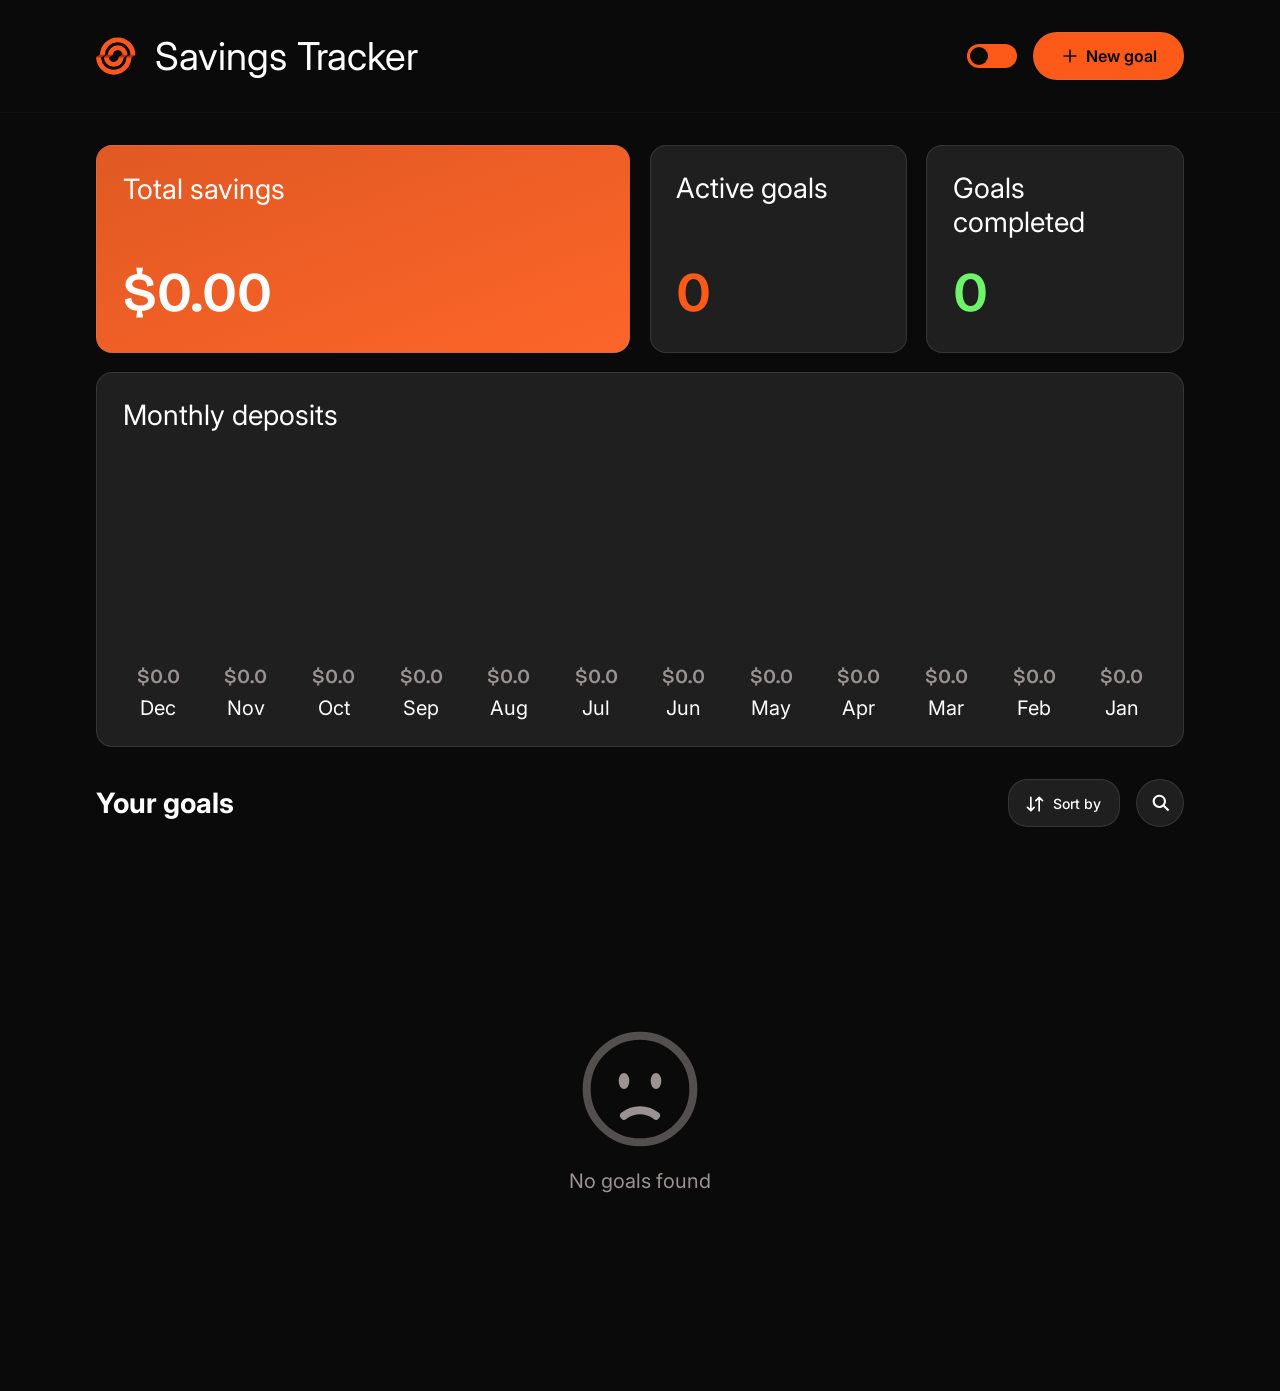
<file: index.html>
<!DOCTYPE html>
<html lang="en">
<head>
    <meta charset="UTF-8">
    <meta name="viewport" content="width=device-width, initial-scale=1.0, maximum-scale=1.0, user-scalable=no">
    <title>Savings Tracker</title>
    <link rel="stylesheet" href="static/css/style.css">
</head>
<body>
    <header>
        <a href="/" class="header_link">
            <img src="static/images/logo-small.svg" alt="">
            <h1>Savings Tracker</h1>       
        </a>
        <div class="controls">
            <label class="switch">
                <input type="checkbox" id="themeToggle">
                <span class="slider"></span>
            </label>
            <button type="button" class="btn_primary" id="newGoalBtn">
                <img class="icon" src="static/images/icon-plus.svg">
                <span>New goal</span>
            </button>
        </div>
    </header>

    <main>
        <section class="user_statistics">
            <div class="stat_card">
                    <span>Total savings</span>
                    <data value="0" id="total_savings_data" class="color-white"></data>
            </div>

            <div class="stat_card">
                <span>Active goals</span>
                <data value="0" id="active_goals_data">0</data>
            </div>
            <div class="stat_card">
                <span>Goals completed</span>
                <data value="0" id="goals_completed_data">0</data>
            </div>
            <div class="stat_card">

                <span>Monthly deposits</span>

                <div class="yearly_stats">
                    <div class="monthly_spendings">
                        <div class="progress_container">
                            <div class="monthly_spendings_progress_bar"></div>
                        </div>
                        <data value="0"></data>
                        <span></span>
                    </div>
                    <div class="monthly_spendings">
                        <div class="progress_container">
                            <div class="monthly_spendings_progress_bar"></div>
                        </div>
                        <data value="0"></data>
                        <span></span>
                    </div>
                    <div class="monthly_spendings">
                        <div class="progress_container">
                            <div class="monthly_spendings_progress_bar"></div>
                        </div>
                        <data value="0"></data>
                        <span></span>
                    </div>
                    <div class="monthly_spendings">
                        <div class="progress_container">
                            <div class="monthly_spendings_progress_bar"></div>
                        </div>
                        <data value="0"></data>
                        <span></span>
                    </div>
                    <div class="monthly_spendings">
                        <div class="progress_container">
                            <div class="monthly_spendings_progress_bar"></div>
                        </div>
                        <data value="0"></data>
                        <span></span>
                    </div>
                    <div class="monthly_spendings">
                        <div class="progress_container">
                            <div class="monthly_spendings_progress_bar"></div>
                        </div>
                        <data value="0"></data>
                        <span></span>
                    </div>
                    <div class="monthly_spendings">
                        <div class="progress_container">
                            <div class="monthly_spendings_progress_bar"></div>
                        </div>
                        <data value="0"></data>
                        <span></span>
                    </div>
                    <div class="monthly_spendings">
                        <div class="progress_container">
                            <div class="monthly_spendings_progress_bar"></div>
                        </div>
                        <data value="0"></data>
                        <span></span>
                    </div>
                    <div class="monthly_spendings">
                        <div class="progress_container">
                            <div class="monthly_spendings_progress_bar"></div>
                        </div>
                        <data value="0"></data>
                        <span></span>
                    </div>
                    <div class="monthly_spendings">
                        <div class="progress_container">
                            <div class="monthly_spendings_progress_bar"></div>
                        </div>
                        <data value="0"></data>
                        <span></span>
                    </div>
                    <div class="monthly_spendings">
                        <div class="progress_container">
                            <div class="monthly_spendings_progress_bar"></div>
                        </div>
                        <data value="0"></data>
                        <span></span>
                    </div>
                    <div class="monthly_spendings">
                        <div class="progress_container">
                            <div class="monthly_spendings_progress_bar"></div>
                        </div>
                        <data value="0"></data>
                        <span></span>
                    </div>
                </div>
                
            </div>
        </section>
        <div class="section_header">
                <h2>Your goals</h2>
                <div style="display: flex; position: relative;">
                    <div class="sort_btn">
                        <div class="sort_window">
                            <div class="sort_window_head">
                                <img class="icon" src="static/images/icon-sort.svg" alt="">
                                <span>Sort by</span>
                            </div>
                            <div class="sort_list">
                                <label class="opt">
                                    <input type="radio" name="sort" value="name-asc">
                                    <span class="dot"></span> Name (A–Z)
                                </label>
                                <label class="opt">
                                    <input type="radio" name="sort" value="name-desc">
                                    <span class="dot"></span> Name (Z–A)
                                </label>
                                <label class="opt">
                                    <input type="radio" name="sort" value="new">
                                    <span class="dot"></span> Newest first
                                </label>
                                <label class="opt">
                                    <input type="radio" name="sort" value="old">
                                    <span class="dot"></span> Oldest first
                                </label>
                            </div>
                        </div>
                    </div>

                    <div class="search">
                        <div class="search_icon" aria-hidden="true">
                            <img src="static/images/search-icon.svg" alt=""class="icon">
                        </div> 
                        <input 
                            type="text" 
                            class="search_input" 
                            id="searchInput" 
                            placeholder="Поиск..." 
                            autocomplete="off"
                            spellcheck="false"
                        />
                    </div>
                </div>
            </div>
        <section class="user_goals">
        </section>

        <section class="new_goal_modal">
            <form action="" class="progress_form">
                <h2>New goal</h2>
                <div class="progress_form_container">
                    <div class="progress_form_progress"></div>
                    <ol>
                        <li>Goal title</li>
                        <li>Target amount</li>
                        <li>Current amount</li>
                    </ol>
                </div>
                <div class="form_steps_container">
                    <div class="form_step">
                        <div class="step_control">
                            <label for="goal-title">Goal Title *</label>
                            <input type="text" id="goal-title" required maxlength="100" autocomplete="off" placeholder="New Car">
                        </div>
                    
                        <div class="step_control">
                            <label for="goal-description">Description</label>
                            <textarea id="goal-description" autocomplete="off" placeholder="Describe your goal and motivation..."></textarea>
                        </div>
                    </div>

                    <div class="form_step">
                        <div class="step_control">
                            <label for="goal-target">Target Amount *</label>
                            <input type="number" id="goal-target" required min="0" step="0.1"  placeholder="0.00" autocomplete="off">
                        </div>

                        <div class="step_control">
                            <label for="goal-deadline">Target Date</label>
                            <input type="date" id="goal-deadline">
                        </div>
                    
                    </div>

                    <div class="form_step">
                        <div class="step_control">
                            <label for="goal-current">Current Amount Saved</label>
                            <input type="number" id="goal-current" min="0" step="0.1" 
                                placeholder="0.00" value="0">

                            <input type="range" id="goal-slider" min="0" max="100" step="0.1" value="0">
                        </div>
                    </div>

                </div>
                <div class="controls">
                    <button type="button" class="btn_secondary" id="prevBtn">Prev</button>
                    <button type="button" class="btn_secondary" id="nextBtn">Next</button>
                    <button type="submit" class="btn_secondary slideIn" id="submitBtn">Submit</button>
                </div>
            </form>
        </section>
        <div class="modal_backdrop"></div>
    </main>
    <script src="script/lib/vanilla-tilt.min.js"></script>
    <script type="module" src="script/app.js"></script>  
</body>
</html>
</file>
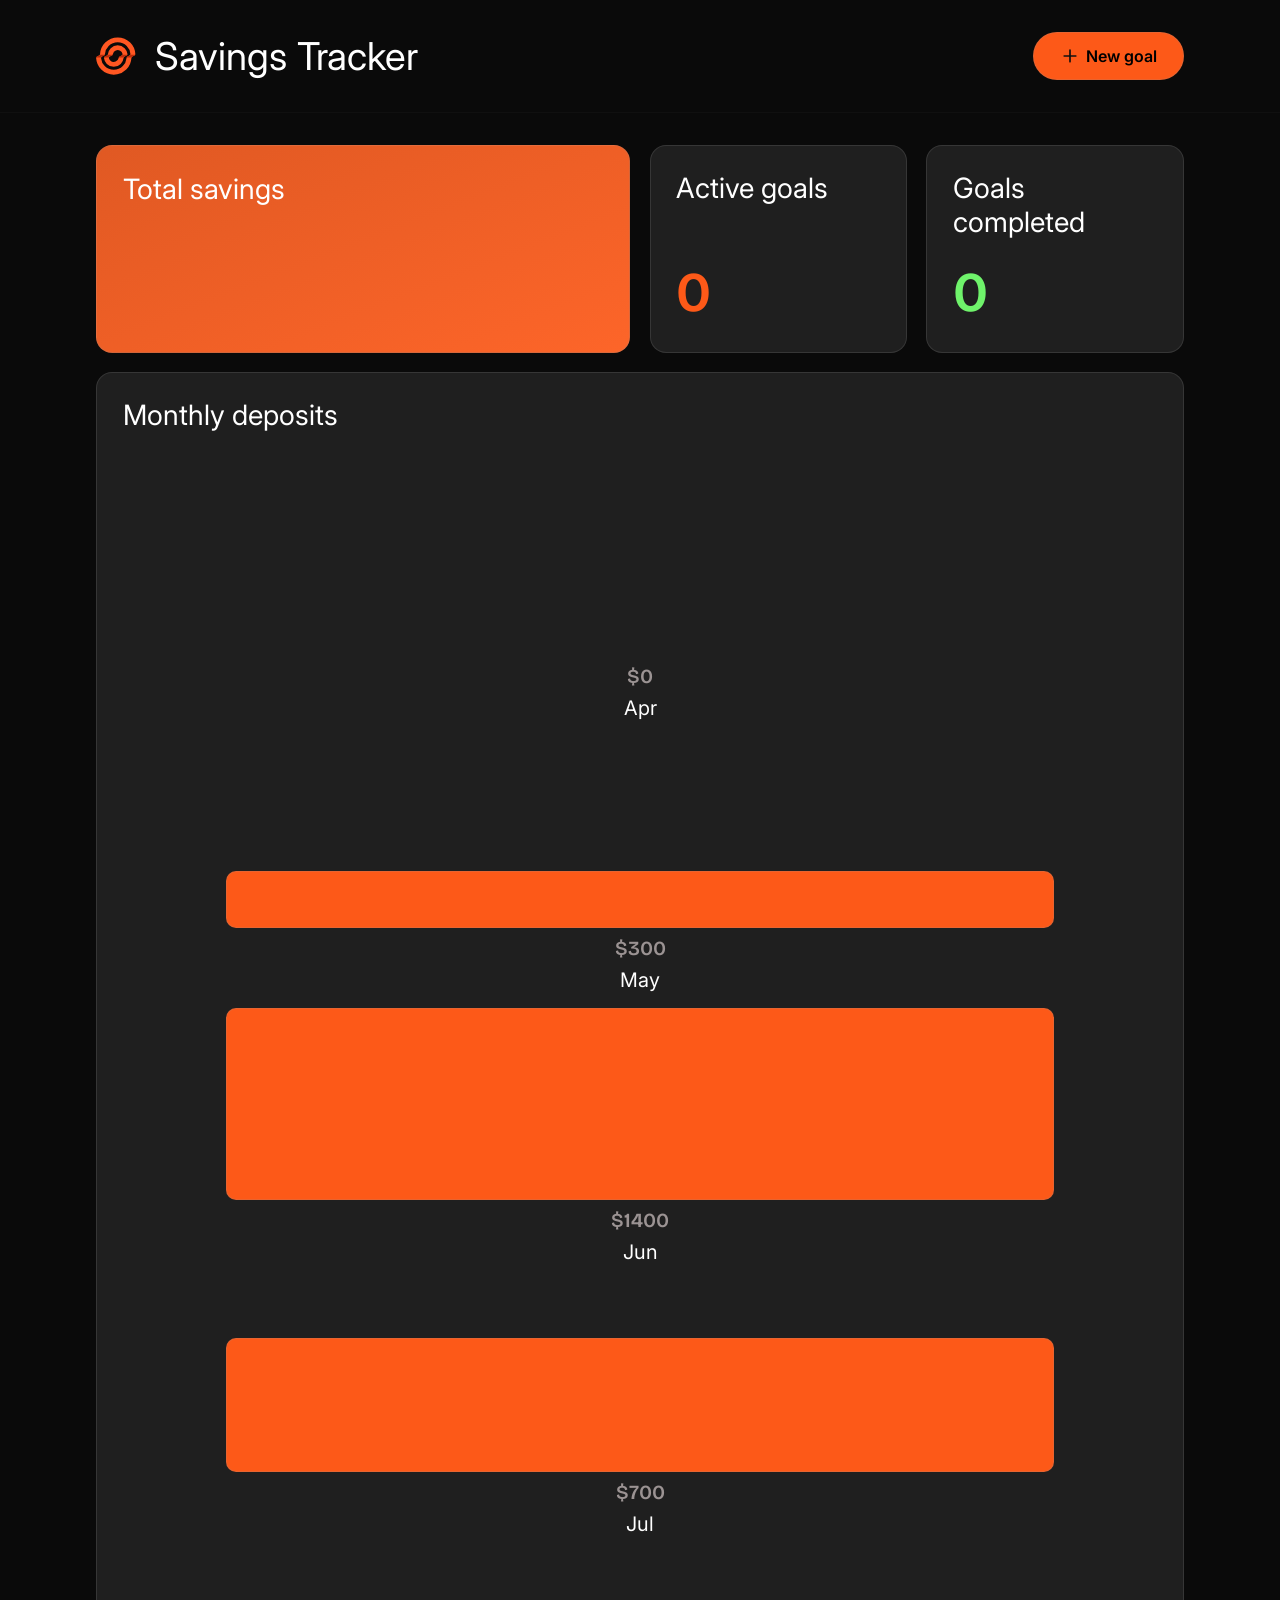
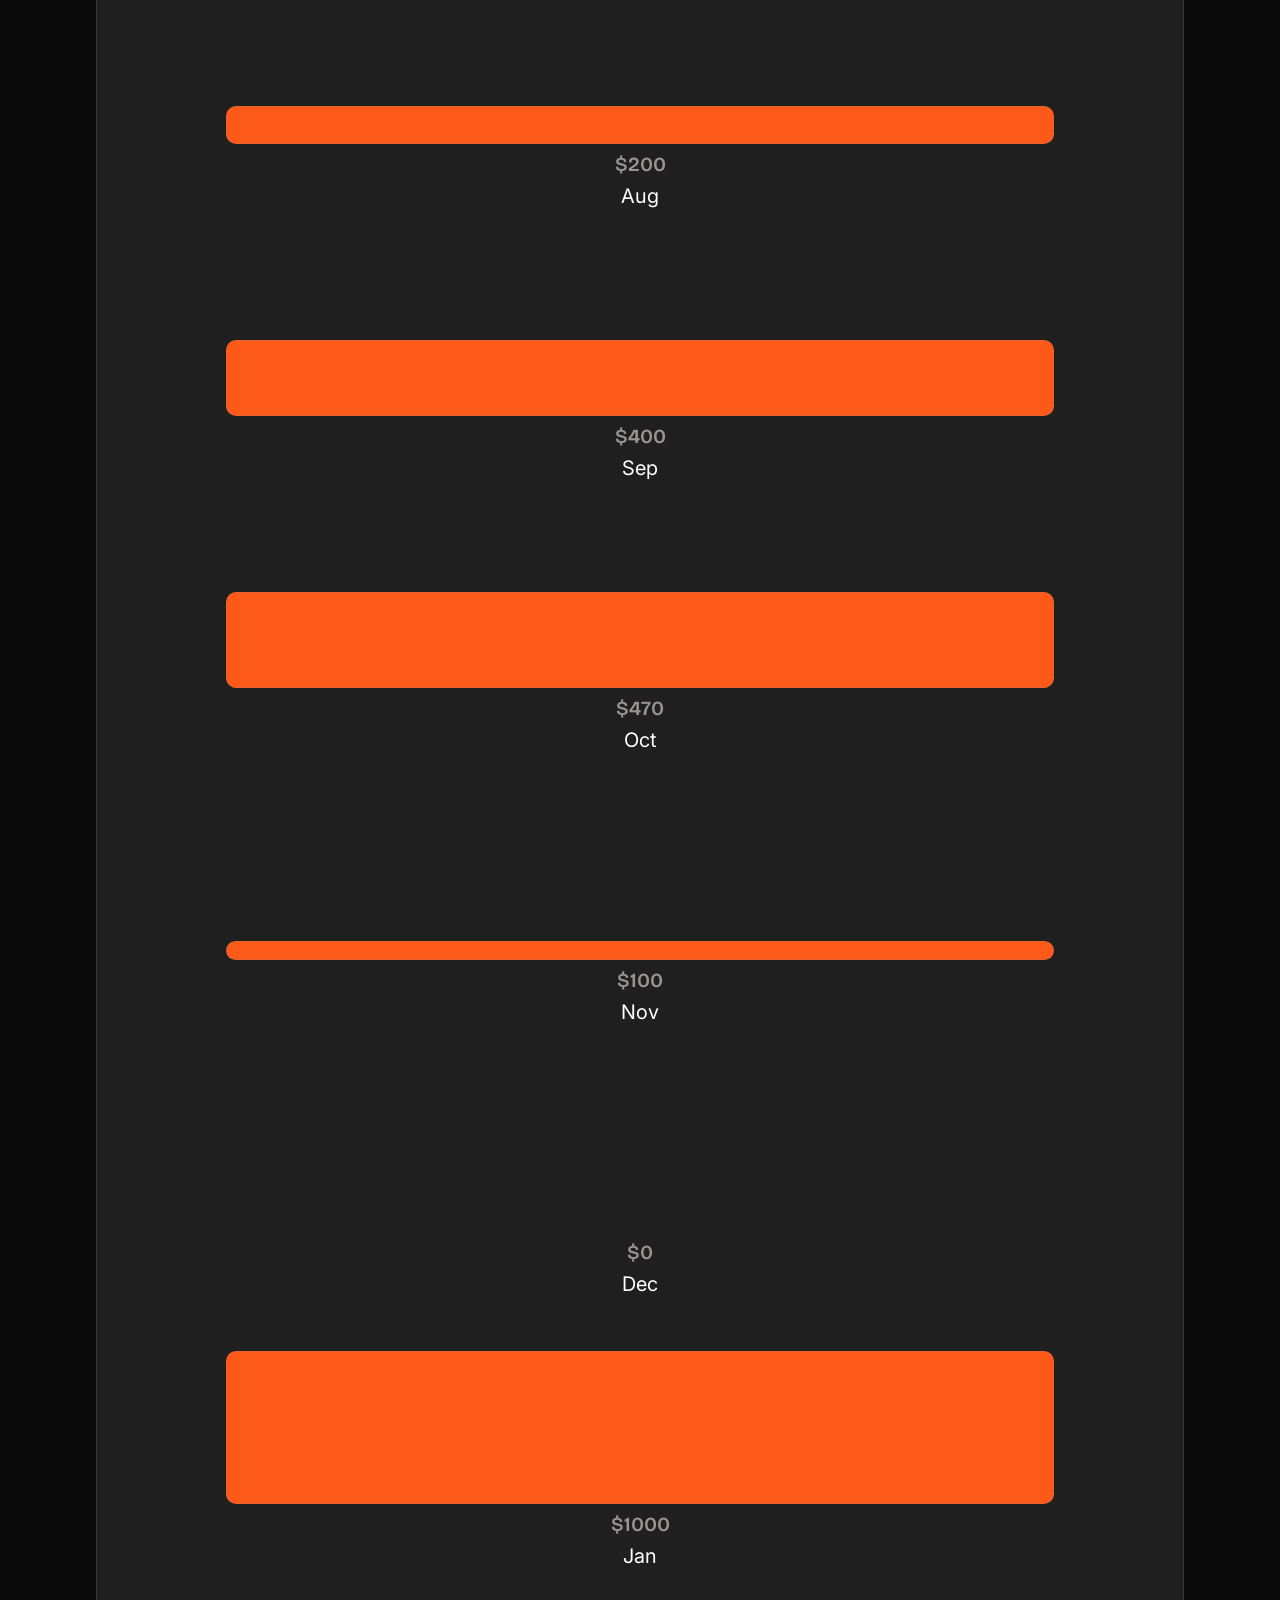
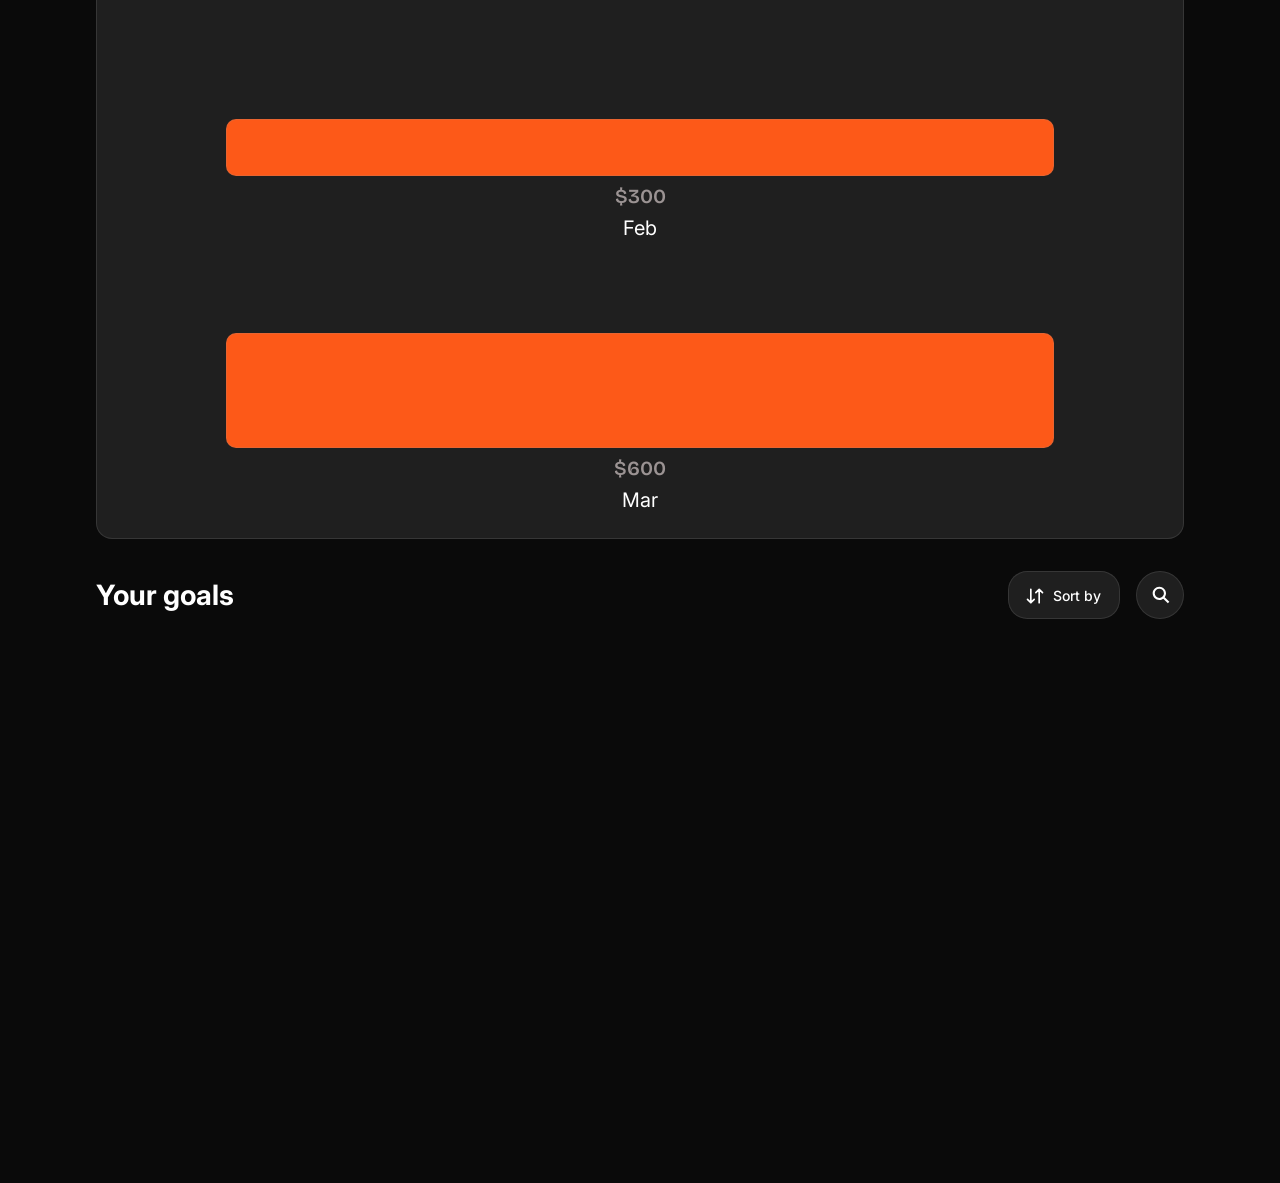
<file: static/index.html>
<!DOCTYPE html>
<html lang="en">
<head>
    <meta charset="UTF-8">
    <meta name="viewport" content="width=device-width, initial-scale=1.0, maximum-scale=1.0, user-scalable=no">
    <title>Savings Tracker</title>
    <link rel="stylesheet" href="./css/style.css">
</head>
<body>
    <header>
        <a href="/" class="header_link">
            <img src="./images/logo-small.svg" alt="">
            <h1>Savings Tracker</h1>       
        </a>
        <button type="button" class="btn_primary" id="newGoalBtn">
            <img class="icon" src="./images/icon-plus.svg">
            <span>New goal</span>
        </button>
    </header>

    <main>
        <section class="user_statistics">
            <div class="stat_card">
                    <span>Total savings</span>
                    <data value="0" id="total_savings_data" class="color-white"></data>
            </div>

            <div class="stat_card">
                <span>Active goals</span>
                <data value="0" id="active_goals_data">0</data>
            </div>
            <div class="stat_card">
                <span>Goals completed</span>
                <data value="0" id="goals_completed_data">0</data>
            </div>
            <div class="stat_card">

                <span>Monthly deposits</span>

                <div class="yearly_stats">
                    <div class="monthly_spendings">
                        <div class="progress_container">
                            <div class="monthly_spendings_progress_bar" id="monthly_vertical_bar"></div>
                        </div>
                        <data value="0">$0</data>
                        <span>Apr</span>
                    </div>


         <!-- ----------- test values-------------- -->
                    <div class="monthly_spendings">
                        <div class="progress_container">
                            <div class="monthly_spendings_progress_bar" id="monthly_vertical_bar" style = "border: 1px solid rgba(146, 146, 146, 0.2); height:30%; "></div>
                        </div>
                        <data value="0">$300</data>
                        <span>May</span>
                    </div>
                    <div class="monthly_spendings">
                        <div class="progress_container">
                            <div class="monthly_spendings_progress_bar" id="monthly_vertical_bar" style = "border: 1px solid rgba(146, 146, 146, 0.2); height:100%; "></div>
                        </div>
                        <data value="0">$1400</data>
                        <span>Jun</span>
                    </div>
                    <div class="monthly_spendings">
                        <div class="progress_container">
                            <div class="monthly_spendings_progress_bar" id="monthly_vertical_bar" style = "border: 1px solid rgba(146, 146, 146, 0.2); height:70%; "></div>
                        </div>
                        <data value="0">$700</data>
                        <span>Jul</span>
                    </div>
                    <div class="monthly_spendings">
                        <div class="progress_container">
                            <div class="monthly_spendings_progress_bar" id="monthly_vertical_bar" style = "border: 1px solid rgba(146, 146, 146, 0.2); height:20%; "></div>
                        </div>
                        <data value="0">$200</data>
                        <span>Aug</span>
                    </div>
                    <div class="monthly_spendings">
                        <div class="progress_container">
                            <div class="monthly_spendings_progress_bar" id="monthly_vertical_bar" style = "border: 1px solid rgba(146, 146, 146, 0.2); height:40%; "></div>
                        </div>
                        <data value="0">$400</data>
                        <span>Sep</span>
                    </div>



                    <div class="monthly_spendings">
                        <div class="progress_container">
                            <div style = "border: 1px solid rgba(146, 146, 146, 0.2); height:50%; " class="monthly_spendings_progress_bar" id="monthly_vertical_bar"></div>
                        </div>
                        <data value="0">$470</data>
                        <span>Oct</span>
                    </div>
                    <div class="monthly_spendings">
                        <div class="progress_container">
                            <div style = "border: 1px solid rgba(146, 146, 146, 0.2); height:10%; "class="monthly_spendings_progress_bar" id="monthly_vertical_bar"></div>
                        </div>
                        <data value="0">$100</data>
                        <span>Nov</span>
                    </div>
                    <div class="monthly_spendings">
                        <div class="progress_container">
                            <div class="monthly_spendings_progress_bar" id="monthly_vertical_bar"></div>
                        </div>
                        <data value="0">$0</data>
                        <span>Dec</span>
                    </div>
                    <div class="monthly_spendings">
                        <div class="progress_container">
                            <div style = "border: 1px solid rgba(146, 146, 146, 0.2); height:80%; " class="monthly_spendings_progress_bar" id="monthly_vertical_bar"></div>
                        </div>
                        <data value="0">$1000</data>
                        <span>Jan</span>
                    </div>
                    <div class="monthly_spendings">
                        <div class="progress_container">
                            <div style = "border: 1px solid rgba(146, 146, 146, 0.2); height:30%; " class="monthly_spendings_progress_bar" id="monthly_vertical_bar"></div>
                        </div>
                        <data value="0">$300</data>
                        <span>Feb</span>
                    </div>
                    <div class="monthly_spendings">
                        <div class="progress_container">
                            <div style = "border: 1px solid rgba(146, 146, 146, 0.2); height:60%; " class="monthly_spendings_progress_bar" id="monthly_vertical_bar"></div>
                        </div>
                        <data value="0">$600</data>
                        <span>Mar</span>



                    </div>
                </div>
                
            </div>
        </section>
        <div class="section_header">
                <h2>Your goals</h2>
                <div style="display: flex; position: relative;">
                    <div class="sort_btn">
                        <div class="sort_window">
                            <div class="sort_window_head">
                                <img class="icon" src="./images/icon-sort.svg" alt="">
                                <span>Sort by</span>
                            </div>
                            <div class="sort_list">
                                <label class="opt">
                                    <input type="radio" name="sort" value="name-asc">
                                    <span class="dot"></span> Name (A–Z)
                                </label>
                                <label class="opt">
                                    <input type="radio" name="sort" value="name-desc">
                                    <span class="dot"></span> Name (Z–A)
                                </label>
                                <label class="opt">
                                    <input type="radio" name="sort" value="new">
                                    <span class="dot"></span> Newest first
                                </label>
                                <label class="opt">
                                    <input type="radio" name="sort" value="old">
                                    <span class="dot"></span> Oldest first
                                </label>
                            </div>
                        </div>
                    </div>

                    <div class="search">
                        <div class="search_icon" aria-hidden="true">
                            <img src="./images/search-icon.svg" alt=""class="icon">
                        </div> 
                        <input 
                            type="text" 
                            class="search_input" 
                            id="searchInput" 
                            placeholder="Поиск..." 
                            autocomplete="off"
                            spellcheck="false"
                        />
                    </div>
                </div>
            </div>
        <section class="user_goals">
        </section>

        <section class="new_goal_modal">
            <form action="" class="progress_form">
                <h2>New goal</h2>
                <div class="progress_form_container">
                    <div class="progress_form_progress"></div>
                    <ol>
                        <li>Goal title</li>
                        <li>Target amount</li>
                        <li>Current amount</li>
                    </ol>
                </div>
                <div class="form_steps_container">
                    <div class="form_step">
                        <div class="step_control">
                            <label for="goal-title">Goal Title *</label>
                            <input type="text" id="goal-title" required maxlength="100" autocomplete="off" placeholder="New Car">
                        </div>
                    
                        <div class="step_control">
                            <label for="goal-description">Description</label>
                            <textarea id="goal-description" autocomplete="off" placeholder="Describe your goal and motivation..."></textarea>
                        </div>
                    </div>

                    <div class="form_step">
                        <div class="step_control">
                            <label for="goal-target">Target Amount *</label>
                            <input type="number" id="goal-target" required min="0" step="0.1"  placeholder="0.00" autocomplete="off">
                        </div>

                        <div class="step_control">
                            <label for="goal-deadline">Target Date</label>
                            <input type="date" id="goal-deadline">
                        </div>
                    
                    </div>

                    <div class="form_step">
                        <div class="step_control">
                            <label for="goal-current">Current Amount Saved</label>
                            <input type="number" id="goal-current" min="0" step="0.1" 
                                placeholder="0.00" value="0">

                            <input type="range" id="goal-slider" min="0" max="100" step="0.1" value="0">
                        </div>
                    </div>

                </div>
                <div class="controls">
                    <button type="button" class="btn_secondary" id="prevBtn">Prev</button>
                    <button type="button" class="btn_secondary" id="nextBtn">Next</button>
                    <button type="submit" class="btn_secondary slideIn" id="submitBtn">Submit</button>
                </div>
            </form>
        </section>
        <div class="modal_backdrop"></div>
    </main>
    <script src="../script/lib/vanilla-tilt.min.js"></script>
    <script type="module" src="../script/app.js"></script>
    <!-- <script src="ui.js"></script>
    <script src="app.js"></script> -->
    
</body>
</html>
</file>
<file: static/css/style.css>
@import url('https://fonts.googleapis.com/css2?family=Inter:ital,opsz,wght@0,14..32,100..900;1,14..32,100..900&display=swap');
@import url('https://fonts.googleapis.com/css2?family=Bricolage+Grotesque:opsz,wght@12..96,200..800&display=swap');

:root {
    --font-base: 1rem;
    
    --font-size-xs: clamp(0.75rem, 0.7rem + 0.25vw, 0.875rem);
    --font-size-sm: clamp(0.875rem, 0.8rem + 0.4vw, 1rem);
    --font-size-md: clamp(1rem, 0.9rem + 0.5vw, 1.25rem);
    --font-size-lg: clamp(1.25rem, 1.05rem + 1vw, 1.75rem);
    --font-size-xl: clamp(1.5rem, 1.2rem + 1.5vw, 2.5rem);
    --font-size-2xl: clamp(2rem, 1.5rem + 2.5vw, 3.5rem);
    --font-size-3xl: clamp(2.5rem, 1.8rem + 3.5vw, 4.5rem);

    --main-font: "Inter", sans-serif;
    --secondary-font: "Bricolage Grotesque", sans-serif;

    --color-base: rgb(10, 10, 10);
    --accent-fade-color: linear-gradient(to bottom right, rgb(224, 89, 35), rgb(253, 101, 41));
    --secondary-color: rgba(31, 31, 31,1);
    --secondary-color-transparent: rgba(31, 31, 31,0.52);
    --completed-color: rgb(111, 243, 107);
    --accent-color: rgb(253, 89, 24);
    --form-active-color: greenyellow;
    --input-color: rgb(20,20,20); 
    --current-step-light: rgba(173, 255, 47, 0.45);
    --inactive-color: rgb(155, 147, 147);
    --main-theme-text-color: white;



    --step-size: 2rem;
    --progress-width: calc((var(--steps) - 1)/ var(--steps) * 100%);
}
.dark{
    --color-base: #16151d;
    --accent-fade-color: linear-gradient(to bottom right, #FA87A1, #eb91a6);
    --secondary-color: #3f2f3a;
    --secondary-color-transparent: #4a3f4b9c;
    --completed-color: #a0d632;
    --accent-color: #FA87A1;
    --form-active-color: #f8a1b6;
    --input-color: rgb(48, 30, 40);
    --current-step-light:#fa9db3b6;
}
/* ----- global styles--- */
*{
    margin:0;
    padding: 0;
    box-sizing: border-box;
}
html {
  font-size: var(--font-base); 
}
html::-webkit-scrollbar, 
body::-webkit-scrollbar {
  display: none;
  width: 0px;
  background: transparent;
}
button {
    border: none;
    background: none;
    padding: 0;
    margin: 0;
    cursor: pointer;
    outline: none;
    font: inherit;
    color: inherit;
}
input {
  border: none;
  outline: none;
  background: none;
  padding: 0;
  margin: 0;
  box-shadow: none;
  -webkit-appearance: none;
  -moz-appearance: none;
  appearance: none;
}
a {
    color: inherit; 
    text-decoration: none; 
    cursor: pointer; 
}
progress {
  appearance: none;
  -webkit-appearance: none;
  -moz-appearance: none;
  border: none;
}
data{
    font-family: var(--secondary-font)
}

body{
    background-color: var(--color-base);
}

main{
    padding: 2rem 6rem;
}

header{
    justify-content: space-between;
    align-items: center;
    display: flex;
    border-bottom: 1px solid rgba(32, 30, 30, 0.3);
    padding: 2rem 6rem;
}

/* ----- header styles ---- */

.header_link{
    display: flex;
    align-items: center;
}
.header_link h1{
    font-family: var(--main-font);
    font-weight: 400;
    font-size: var(--font-size-xl);
    display: inline;
    color:var(--main-theme-text-color);
    margin-inline-start: 0.5em;
}

.btn_primary{
    display: flex;
    align-items: center;
    justify-content: center;
    cursor:pointer;
    padding: clamp(0.7rem, 1vw,1rem) clamp(0.7rem, 2vw,2rem);
    border-radius: 4rem;
    gap: clamp(0.2rem, 0.5vw, 0.5rem);
    font-weight: 600;
    font-family: var(--main-font);
    border: 1px solid rgba(146, 146, 146, 0.2);
    font-size: var(--font-size-sm);
    transition: transform .15s ease;
    background-color: var(--accent-color);
}

.icon {
    width:20px;
    height: 20px;
    transition: transform 0.5s cubic-bezier(0.22, 1, 0.36, 1);
}

.theme_switch {
    display: flex; 
    align-items: center; 
    gap: 10px; 
    margin: auto 0 auto 0;
}

.switch {
    position: relative;
    display: inline-block;
    width: 50px;
    height: 24px;
}

.switch input {
    opacity: 0;
    width: 0;
    height: 0;
}

.slider {
    position: absolute;
    cursor: pointer;
    top: 0;
    left: 0;
    right: 0;
    bottom: 0;
    background-color: var(--accent-color);
    transition: 0.3s;
    border-radius: 24px;
}

.slider::before {
    content: "";
    position: absolute;
    left: 3px;
    bottom: 3px;
    width: 18px;
    height: 18px;
    background: var(--color-base);
    border-radius: 50%;
    transition: .3s;
}
.slider::after {
    content: "❤";
    position: absolute;
    left: 3px;
    bottom: 3px;
    width: 18px;
    height: 18px;

    display: flex;
    align-items: center;
    justify-content: center;

    font-size: 16px;
    opacity: 0;
    transform: scale(.5);
    transition: .3s;
}

input:checked + .slider {
    background-color: var(--accent-color);
}

input:checked + .slider::before {
    transform: translateX(26px) scale(0);
}

input:checked + .slider::after {
    transform: translateX(26px) scale(1);
    opacity: 1;
}

.slider:hover {
    background-color: var(--secondary-color);
}

input:checked + .slider:hover {
    background-color: var(--secondary-color);
}

   /* -----------new goal modal window */
.new_goal_modal{
    font-family: var(--main-font);
    backdrop-filter: blur(4px);
    -webkit-backdrop-filter: blur(4px);
    position: fixed;
    z-index: 1000;
    inset:0;
    display: none;
    justify-content: center;
    align-items: center;
    background: rgba(0,0,0,0.5);
    transition: all 0.3s ease;
}
.new_goal_modal.active{
    display: flex;   
}
.progress_form{
    background-color: var(--secondary-color);
    padding: 2rem;
    border-radius: 1rem;
    width: min(600px, 80%);
    animation: fadeIn 0.3s ease forwards;
}
@keyframes fadeIn {
    0% { 
        opacity: 0; 
    }
    100% { 
        opacity: 1; 
    }
}

.progress_form h2{
    font-size: var(--font-size-xl);
    text-align: center;
    margin-bottom: 1rem;
    color: var(--main-theme-text-color);
}
.progress_form_container{
    position: relative;
}
.progress_form_container::before{
    content:'';
    height: 0.25rem;
    width:var(--progress-width);
    background-color: var(--inactive-color);
    position: absolute;
    top: calc(var(--step-size)/2);
    left:50%;
    translate: -50% -50%;
}
.progress_form_container ol{
    list-style-type: none;
    display: flex;
    justify-content: space-between;
    align-items: flex-start;
    counter-reset: step-number;
    position: relative;
    z-index: 3;
}
.progress_form_container li{
    font-family: var(--main-font);
    font-weight: 600;
    display: flex;
    align-items: center;
    flex-direction: column;
    gap: 0.5rem;
    color: var(--inactive-color);
    flex:1;
    transition: 0.3s linear 0.3s;
    font-size: var(--font-size-sm);
}
.progress_form_container li:where(.done, .current){
    color: var(--form-active-color);
}
.progress_form_container li.current::before{
    background-color: var(--form-active-color);
    box-shadow: 0 0 0 3px var(--current-step-light);
    font-size: var(--font-size-sm);
}
.progress_form_container li.done::before{
    background-color: var(--form-active-color);
    font-size: var(--font-size-sm);
}
.progress_form_container li::before{
    display: flex;
    align-items: center;
    justify-content: center;

    width: var(--step-size);
    height: var(--step-size);
    border-radius: 50%;
    counter-increment: step-number;
    content: counter(step-number);
    
    color: var(--secondary-color);
    background-color:  var(--inactive-color);

    transition: 0.3s linear 0.3s;
}
.progress_form_progress{
    content:'';
    height: 0.25rem;
    width: var(--progress-width);
    background-color: var(--form-active-color);
    position: absolute;
    top: calc(var(--step-size)/2);
    left:50%;
    transform: scaleX(0);
    translate: -50% -50%;
    transform-origin: left;
    transition: all 0.3s ease;
}
.controls{
    display: flex;
    justify-content: space-between;
    align-items: center;
    gap: 1rem;
}
.controls button{
    flex:1;
}


.btn_secondary{
    color: var(--main-theme-text-color);
    padding: 0.5rem 1rem;
    font-weight: 600;
    background-color: var(--secondary-color);
    border: 2px solid var(--form-active-color);

    border-radius: 1rem;
    font-size: var(--font-size-sm);

    transition: all 0.3s ease;
}
.btn_secondary:hover{
    background-color: var(--form-active-color);
    color: var(--secondary-color);
}
.btn_secondary:focus-visible{
    background-color: var(--form-active-color);
    color: var(--secondary-color);
}
.btn_secondary[type="submit"]{
    border: 2px solid var(--accent-color);
}
.btn_secondary[type="submit"]:hover{
    background-color: var(--accent-color);
}
.btn_secondary[type="submit"]:focus-visible{
    background-color: var(--accent-color);
}

.form_steps_container{
    display: flex;
    margin-top: 1rem;
    overflow: hidden;
    transition: all 0.3s ease;
    margin-bottom: 3rem;
}

.form_step{
    position: relative;
    flex: 1 0 100%;
    display: flex;
    flex-direction: column;
    padding: 1rem 2.5rem;
    height: fit-content;
    gap:1rem;
    transition: all 0.3s ease;
    opacity: 0;
}
.form_step.current{
    opacity: 1;
    pointer-events: auto;
}
.form_step[inert] {
    pointer-events: none;
}

.form_step label{
    margin-bottom: 0.5rem;
}
.form_step input[type="text"],
.form_step input[type="date"],
.form_step input[type="number"],
.form_step select,
.form_step textarea {
    border: none;
    background-color: var(--input-color);
    width: 100%;
    min-height: 3rem;
    padding: 1rem 1rem;
    border-radius: 0.5rem;
    font-size: var(--font-size-sm);
    resize: none;
    color: white;
}
.form_step input:focus-visible,
.form_step select:focus-visible,
.form_step textarea:focus-visible{
    outline: 2px solid var(--form-active-color);
    outline-offset: -2px;
}

.step_control{
    display: flex;
    flex-direction: column;       
    color:white;
    font-weight: 600;
    font-family: var(--main-font);
    font-size: var(--font-size-sm); 
}

.step_control input[type="range"] {
    appearance: none;
    margin-top:2rem;
    margin-bottom: 1rem;
    width: 100%;
    height: 8px;
    border-radius: 0.75rem;
    background: linear-gradient(90deg, var(--accent-color) 0%, var(--input-color) 0%);
    transition: all 0.3s ease;
    cursor: pointer;
}
.step_control input[type="range"]:active{
    transform: scale(1.05);
}
.step_control input[type="range"]::-webkit-slider-thumb {
    -webkit-appearance: none;
    appearance: none;
    width:1.5rem;
    height:1.5rem;
    background-color: var(--accent-color);
    border-radius: 50%;
}
.step_control input[type="range"]::-moz-range-thumb{
    width:1.5rem;
    height:1.5rem;
    background-color: var(--accent-color);
    border-radius: 50%;
}
/* ------ user statistics style ----- */
.user_statistics > :nth-child(1){
    grid-area: b1;
    background: var(--accent-fade-color);
    color:var(--main-theme-text-color);
    cursor:pointer;
}
.user_statistics > :nth-child(1) data{
    color: var(--main-theme-text-color);
}
.user_statistics > :nth-child(2){
    grid-area: b2;
}
.user_statistics > :nth-child(3){
    grid-area: b3;
   
}
.user_statistics > :nth-child(3) data{
    color: var(--completed-color);
}
.user_statistics > :nth-child(4){
    grid-area: b4;
}
.user_statistics{
    display: grid;
    gap:1.2rem;
    grid-template-columns: repeat(4, 1fr);   
    grid-template-areas: 
    "b1 b1 b2 b3"
    "b4 b4 b4 b4";
    grid-template-rows: clamp(10rem, 20vw, 13rem);
    margin-bottom: 2rem;
}

.stat_card{
    display: flex;
    flex-direction: column;
    justify-content: space-between;
    position: relative;
    border-radius: 1rem;
    border: 1px solid rgba(146, 146, 146, 0.2);
    padding: clamp(1rem, 2vw, 2rem);
    background: var(--secondary-color);
    z-index:3;
}
.stat_card.active{
    background: var(--accent-fade-color);
    color:var(--main-theme-text-color);
    cursor:pointer;
}
.stat_card span{
    color: var(--main-theme-text-color);
    font-family: var(--main-font);
    font-size: var(--font-size-lg);
}
.stat_card > data {
    font-size: var(--font-size-2xl);
    font-weight: 600;
    color: var(--accent-color);
}
.stat_card h3{
    font-family: var(--main-font);
    font-weight: 400;
    margin-bottom: 0;
    color: var(--main-theme-text-color);
    font-size: var(--font-size-lg);
    position: relative;
}
.stat_card .goal_description{
    margin-top: 0.5rem;
    font-family: var(--main-font);
    font-size: 0;
    color: var(--main-theme-text-color);
    position: absolute;
    opacity: 0;
    transition: opacity .4s ease;
}
.stat_card .goal_description.active{
    opacity: 1;
    font-size: var(--font-size-md);
}
.stat_card progress{
    width: 100%;
    margin-block: 0.5rem;
    height: 0.75rem;
}
.stat_card progress::-webkit-progress-bar {
    background-color: rgba(63, 63, 63, 0.5);
    border-radius: 1rem;
}
.stat_card progress::-webkit-progress-value {
    background-color: var(--accent-color); 
    border-radius: 1rem;
}
.stat_card.active progress::-webkit-progress-bar {
    background-color: rgba(27, 27, 27, 0.5);
}
.stat_card.active progress::-webkit-progress-value {
    background-color: white; 
}
.stat_card progress.completed::-webkit-progress-value {
    background-color: var(--completed-color); 
}

.goal_stats{
    display: flex;
    flex-wrap: wrap;
    gap:0.5rem;
}
.stat_card.active .goal_stats span{
    color: var(--main-theme-text-color);
}
.goal_stats span{
    font-family: var(--secondary-font);
    font-weight: 500;
    color: var(--accent-color);
    font-size: var(--font-size-2xl);
}
.goal_stats span.completed{
    color: var(--completed-color);
}
.goal_stats span.not_started{
    color: var(--inactive-color) !important;
}
.goal_stats data{
    color: var(--main-theme-text-color);
    font-weight: 300;
    font-family: var(--main-font);
}
.goal_stats .created_date{
    font-weight: 500;
    display: inline-flex;
    align-items: center;
    gap:0.5rem;
    color: var(--inactive-color);
    font-family: var(--main-font);
}
.goal_stats .created_date::before{
    content: "";
    width:0.25rem;
    height: 0.25rem;
    background-color: var(--inactive-color);
    border-radius: 50%;
    display: inline-block;
    vertical-align: middle;
}
.stat_card.active .goal_stats .created_date{
    color: var(--main-theme-text-color);
}
.stat_card.active .goal_stats .created_date::before{
    background-color: orange;
}
.stat_card .controls{
    position: absolute;
    width: 100%;
    bottom: -60px;
    opacity: 0;
    pointer-events: none;
    transition: all 0.3s ease;
    font-family: var(--main-font);
    left: 50%;
    transform: translateX(-50%);
}

.stat_card .controls .btn_secondary{
    opacity: 1;
    display: block;
    border-radius: 1rem;
    border: 1px solid var(--accent-color) !important;
    height: 3rem;
    transition: all 0.5s ease;
}
.stat_card .controls .btn_secondary:hover{
    border: 1px solid var(--accent-color) !important;
    background-color: var(--accent-color) !important;
}
.stat_card .controls .btn_secondary[type="submit"]{
    border: 2px solid var(--form-active-color) !important;
}
.stat_card .controls .btn_secondary[type="submit"]:hover{
    background-color: var(--form-active-color) !important;
}
.stat_card .controls .btn_secondary.inactive{
    display: none;
    opacity: 0;
}
.add_funds{
    position: absolute;
    bottom: -160px;
    left: 50%;
    transform: translateX(-50%);
    width: 100%;
    opacity: 0;
    pointer-events: none;
    transition: all .3s ease;
    display: flex;
    flex-direction: column;
    gap:1rem;
}
.add_funds.active{
    opacity: 1;
    pointer-events: auto;
}
.stat_card input[type="number"]{
    border: none;
    background-color: var(--input-color);
    width: 100%;
    padding: 1rem 1rem;
    border-radius: 6px;
    font-size: var(--font-size-sm);
    resize: none;
    color: white;
}
.stat_card input[type="range"] {
    appearance: none;
    margin-top: 2rem;
    width: 100%;
    height: 8px;
    border-radius: 0.75rem;
    background: linear-gradient(90deg, var(--accent-color) 0%, var(--input-color) 0%);
    transition: all 0.3s ease;
    cursor: pointer;
}

.stat_card input[type="range"]:active{
    transform: scale(1.05);
}
.stat_card input[type="range"]::-webkit-slider-thumb {
    -webkit-appearance: none;
    appearance: none;
    width:1.5rem;
    height:1.5rem;
    background-color: var(--accent-color);
    border-radius: 50%;
}
.stat_card input[type="range"]::-moz-range-thumb{
    width:1.5rem;
    height:1.5rem;
    background-color: var(--accent-color);
    border-radius: 50%;
}
.completed_bar{
    position: absolute;
    top: clamp(1rem, 2vw, 2rem);;
    right: clamp(1rem, 2vw, 2rem);
    color: var(--completed-color);
    font-family: var(--main-font);
    font-weight: 500;
    text-transform: uppercase;
    padding: 0.25rem 0.5rem;
    background-color: rgb(17, 94, 17);
    border-radius: 1rem;
    border: 2px solid var(--completed-color);
    transition: all 0.3s ease;
    cursor: pointer;
}
.completed_bar:hover{
    background-color: var(--completed-color);
    color:rgb(17, 94, 17);
}

/* -----------user goals --------- */
.user_goals{
    display: flex;
    flex-direction: column;
    position: relative;
    gap:1rem;
    width: 100%;
    margin-top:2rem;
    min-height: 500px;
}
.goal_group {
    width: 100%;
    display: grid;
    grid-template-columns: repeat(3, 1fr);
    grid-template-rows: repeat(2, 250px);
    gap: 1rem;  
    transition: opacity .2s;
}

.goal_group .stat_card{
    cursor: pointer;
}

.goal_group.normal {
    grid-template-areas:
        "ug1 ug1 ug2"
        "ug3 ug4 ug2";
}
.goal_group.normal > :nth-child(1) {
    grid-area: ug1;
}

.goal_group.normal > :nth-child(2) {
    grid-area: ug2;
}

.goal_group.normal > :nth-child(3) {
    grid-area: ug3;
}

.goal_group.normal > :nth-child(4) {
    grid-area: ug4;
}

.goal_group.mirrored {
    grid-template-areas:
        "ugm2 ugm1 ugm1"
        "ugm2 ugm3 ugm4";
}

.goal_group.mirrored > :nth-child(1) {
    grid-area: ugm1;
}

.goal_group.mirrored > :nth-child(2) {
    grid-area: ugm2;
}

.goal_group.mirrored > :nth-child(3) {
    grid-area: ugm3;
}

.goal_group.mirrored > :nth-child(4) {
    grid-area: ugm4;
}
.empty_state{
    display: flex;
    flex-direction: column;
    justify-content: center;
    align-items: center;  
    left: 50%;
    transform: translateX(-50%);
    position: absolute;
    color: var(--inactive-color);
    font-family: var(--main-font);
    font-size: var(--font-size-md);
    gap:1rem;
    height: 100%;
}
.empty_state img{
    width:  8rem;
    height: 8rem;
}
/* -------------- monthly stats --------  */

.yearly_stats{
    margin-top:2rem;
    display: grid;
    grid-template-columns: repeat(var(--months-count), minmax(2.5rem, 1fr));
    gap: 1rem;
    align-items: end;
}
.monthly_spendings{
    display: flex;
    flex-direction: column;
    align-items: center;
    gap: .5rem;
}
.monthly_spendings > data {
    font-size: var(--font-size-md);
    font-weight: 600;
    color: var(--inactive-color);
}
.monthly_spendings > span{
    font-size:var(--font-size-md);
}
.progress_container{
    width: 80%;
    height: clamp(7rem, 15vw, 12.5rem);
    display: flex;
    align-items: flex-end;
}
.monthly_spendings_progress_bar{
    width:100%;
    background-color: var(--accent-color);
    border-radius: 10px;
}

/* ------section header ----- */
.section_header{
    display: flex;
    justify-content: space-between;
    align-items: center;
    width: 100%;
}

.section_header h2{
    font-size: var(--font-size-lg);
    color: var(--main-theme-text-color);
    font-family: var(--main-font);
}


/* ---------- search bar ----------  */
.search_icon {
    flex-shrink: 0;
    width: 48px;
    height: 48px;
    display: flex;
    align-items: center;
    justify-content: center;
    color: var(--main-theme-text-color);
    pointer-events: none;
    margin: 0;
}

.search{
    display: flex; 
    align-items: center;
    cursor: pointer;
    overflow: hidden;

    border: 1px solid rgba(146, 146, 146, 0.2);
    background-color: var(--secondary-color);
    backdrop-filter: blur(0px);
    
    width: 48px;
    height: 48px;
    border-radius: 4rem;
    
    margin-left: 1rem;

    transition: 
        transform .1s ease,
        width 0.4s cubic-bezier(0.22, 1, 0.36, 1),
        border-radius 0.3s ease,
        backdrop-filter 0.5s ease,
        background-color 0.5s ease-in,
        background-color 0.7s ease-out;
}

.search_input{
    background: transparent;
    border: none;
    outline: none;
    width: 0;
    opacity: 0;
    transition:
        width 0.6s ease-in , 
        width 0.2s  ease-out,
        opacity 0.5s  ease-in;
    color: var(--main-theme-text-color);
    padding-right: 1rem;
    font-size: var(--font-size-md);
}
.search_input::placeholder {
    font-size: var(--font-size-sm);  
    /* color: #999;          */
}

.search.expanded{
    width: clamp(8rem, 15vw, 20rem) !important;
    cursor: default;
    background-color: var(--secondary-color-transparent);
    backdrop-filter: blur(20px);
} 

.search.expanded input{
    width: 80%;
    opacity: 1;
} 
.pressed{
    transform: scale(.96);
}


/* --------------- sort by list ----------- */

.sort_btn {
    position: relative;
}

.sort_window {
    top:0;
    right: 0;
    position: absolute;
    z-index: 2;
    display: flex;
    flex-direction: column;
    align-items: flex-end;

    font-family: var(--main-font);
    background-color: var(--secondary-color);
    backdrop-filter: blur(0px);
    cursor: pointer;
    border-radius: 1.2rem;
    border: 1px solid rgba(146, 146, 146, 0.2);

    transition: 
        transform .1s ease,
        width 0.5s cubic-bezier(0.22, 1, 0.36, 1),
        height 0.5s cubic-bezier(0.22, 1, 0.36, 1),
        border-radius 0.3s ease,
        backdrop-filter 0.5s ease,
        background-color 0.5s ease-in,
        background-color 0.7s ease-out;
    overflow: hidden;
    height: 48px;
    width: clamp(44px, 3rem + 7vw, 7rem);
}

.sort_window.open {
    width: clamp(12rem, 26vw,13.75rem); 
    height: clamp(13rem, 26vw,13.75rem);
    background-color: var(--secondary-color-transparent);
    backdrop-filter: blur(20px);
    cursor: default;
    z-index: 4;
}

.sort_window_head {
    width: clamp(44px, 3rem + 7vw, 7rem);
    height: 48px;
    flex-shrink: 0;
    display: flex;
    justify-content:center;
    align-items: center;
    gap: clamp(0.2rem, 0.7vw,0.5rem);
    font-size: var(--font-size-xs);
    font-weight: 500;
    color:var(--main-theme-text-color);
    white-space: nowrap;
    line-height: 1;
}

.open .icon {
    transform: rotate(180deg);
}

.sort_list {
    width: 100%;
    padding: 0 1.25rem;
    opacity: 0;
    transform: translateY(-8px);
    transition: all 0.35s cubic-bezier(0.22, 1, 0.36, 1);
    pointer-events: none;
}

.open .sort_list {
    opacity: 1;
    transform: translateY(0);
    pointer-events: all;
    transition-delay: 0.15s;
}

.opt {
    display: flex;
    align-items: center;
    gap: 10px;
    padding: 10px 0;
    cursor: pointer;
    font-size: var(--font-size-xs);
    color:var(--main-theme-text-color);
}

.opt:hover { 
    opacity: 0.6; 
}
.opt input {
    display: none; 
}

.dot {
    width: 1.2rem; 
    height: 1.2rem;
    border-radius: 50%;
    border: 2px solid rgba(155,147,147,0.2);
    transition: all 0.3s;
}

.opt input:checked + .dot {
    border-color: var(--accent-color);
    background: var(--accent-color);
    box-shadow: inset 0 0 0 3px rgba(31,31,31,0.72);
}
/* -------------- modal backdrop ------------ */
.modal_backdrop {
    position: fixed;
    inset: 0;
    z-index: 3;
    background: rgba(0, 0, 0, 0.5);

    opacity: 0;
    pointer-events: none;

    transition: opacity .3s ease;
}

/* -------------- adaptive screen ---------- */
@media(max-width: 992px){
    .user_statistics{
        display: grid;
        gap:1.2rem;
        grid-template-columns: repeat(2, 1fr); 
        grid-template-rows: clamp(10rem, 20vw, 13rem) clamp(10rem, 20vw, 13rem);  
        grid-template-areas: 
        "b1 b1"
        "b2 b3"
        "b4 b4";
    }
    .yearly_stats :nth-child(n+7):nth-child(-n+12) {
        display: none;
    }
    .goal_group{
        grid-template-columns: repeat(2, 1fr);
        grid-template-rows: repeat(3, 250px);
    }
    .goal_group.normal {
        grid-template-areas:
        "ug1 ug1"
        "ug2 ug3"
        "ug4 ug4";
    }
    .goal_group.mirrored {
        grid-template-areas:
            "ugm1 ugm1"
            "ugm2 ugm3" 
            "ugm4 ugm4";
    }
    .completed_bar{
        display: none;
    }
}

@media (max-width: 576px) 
{
    body{
        display: flex;
        align-items: center;
        flex-direction: column;
    }
    main{
        display: flex;
        flex-direction: column;
        align-items: center;
        width:80vw;
        padding: 2rem 0;
    }
    /* ------------ header styles --------- */
    header{
        display: flex;
        justify-content: space-between;
        padding: 0;
        width:80vw;
        margin-inline: auto;
        margin-block-start: 2rem;
        border:none;
        
    }
    .header_link > h1{
        display: none;
    }

    /* ------------------ section header------------------ */
    .section_header{
        width: 100%;
    }
    .search{
        margin:0;
    }
    .sort_window{
        width:48px;
        height:48px;
        border-radius: 50%;
    }
    .sort_window.open{
        border-radius: 1.2rem;
    }
    .sort_window_head > span{
        display: none;
    }
    .sort_window_head{
        width: 48px;
    }
    /* ----------------- user_statistics ----------- */
    
    .user_statistics{
        /* display: flex;
        flex-direction: column;
        justify-content: center;
        align-items: center;
        width:100%; */

        display: grid;
        width:100%;
        gap:1.2rem;
        grid-template-columns: 1fr;
        grid-template-areas: 
        "b1"
        "b2"
        "b3"
        "b4";
        grid-template-rows: clamp(8rem, 20vw, 13rem) clamp(8rem, 20vw, 13rem) clamp(8rem, 20vw, 13rem);
    }


    .yearly_stats :nth-child(n+7):nth-child(-n+12) {
        display: none;
    }



    /* ------------- user goals -------------- */
    .goal_group{
        grid-template-columns: 1fr;
        grid-template-rows: repeat(4, 250px);
    }
    .goal_group.normal {
        grid-template-areas:
        "ug1"
        "ug2"
        "ug3" 
        "ug4";
    }
    .goal_group.mirrored {
        grid-template-areas:
            "ugm1"
            "ugm2" 
            "ugm3" 
            "ugm4";
    }
    /* ----------- new goal form ------------ */
    .form_step{
        padding: 0;
    }
    .progress_form_container li{
        font-size: 0;
    }
}
</file>
